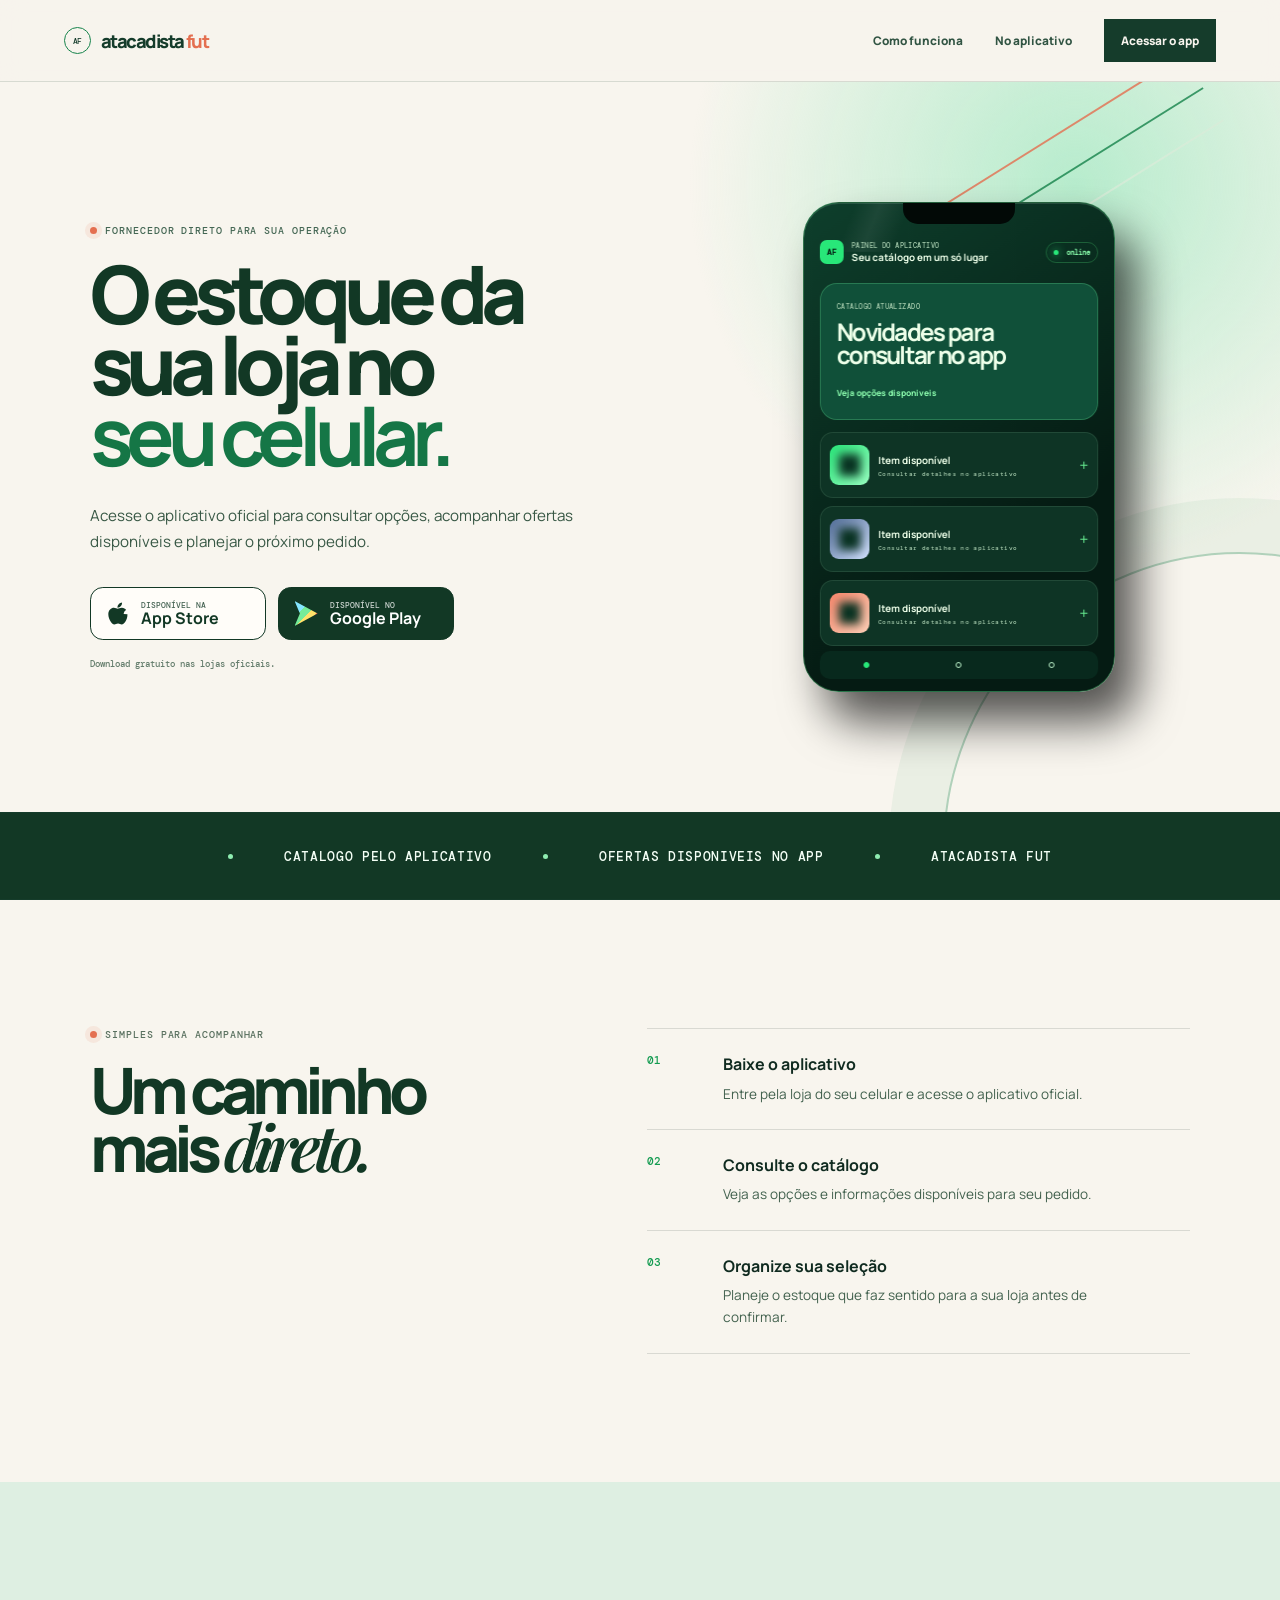
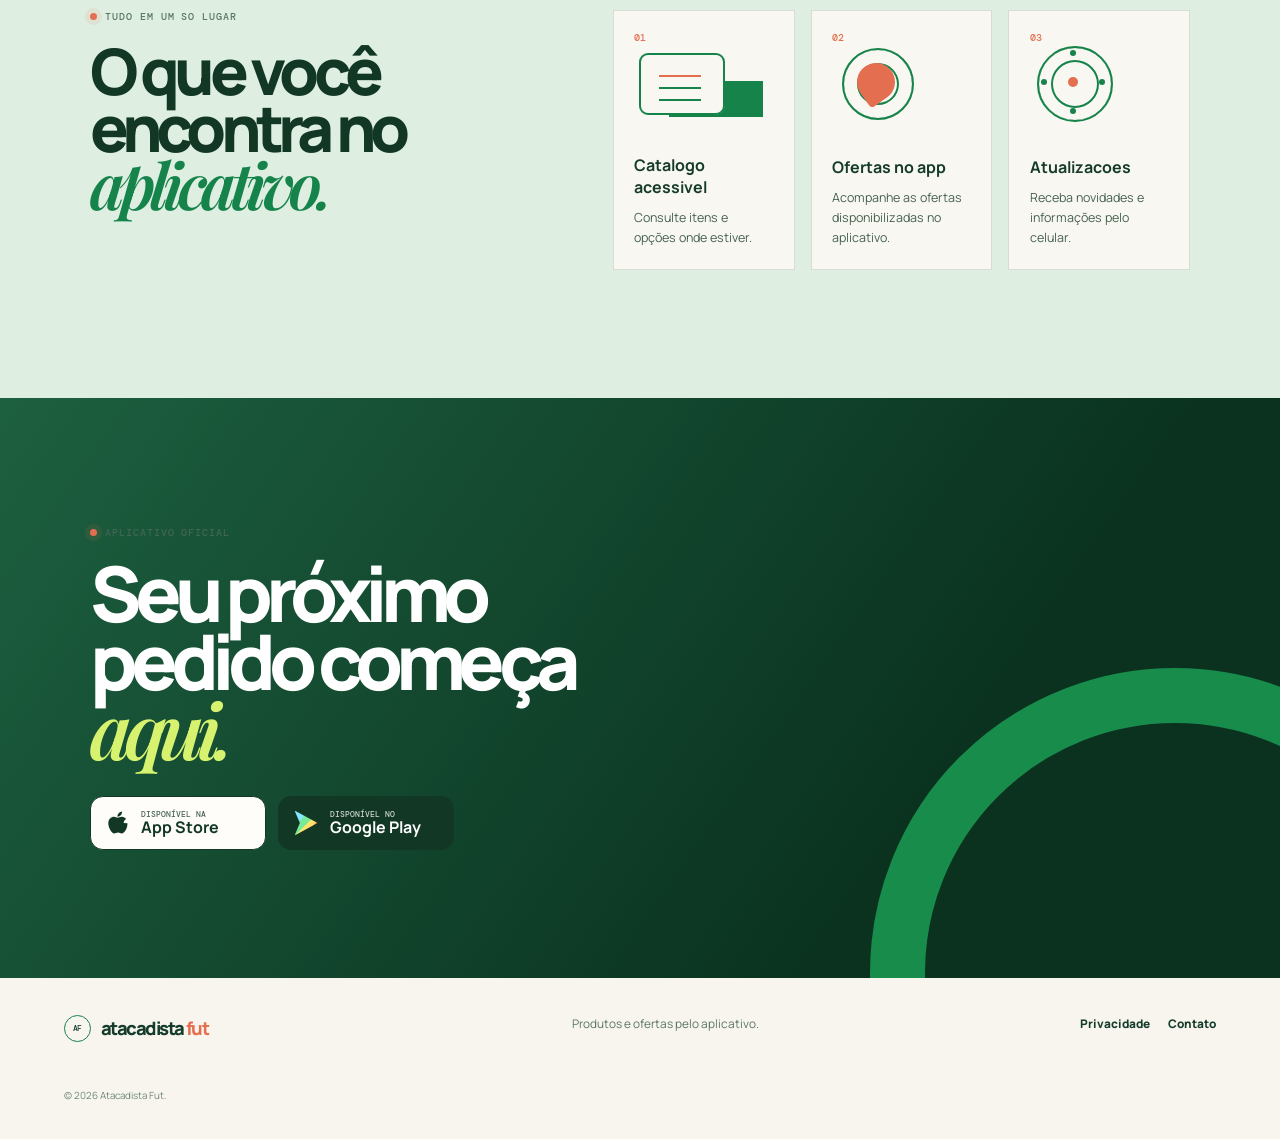
<file: index.html>
<!doctype html>
<html lang="pt-BR"><head><meta charset="UTF-8" /><meta name="viewport" content="width=device-width, initial-scale=1.0" /><meta name="description" content="Atacadista Fut: o aplicativo oficial para consultar cat&aacute;logo, ofertas e novidades." /><title>Atacadista Fut | Aplicativo oficial</title><link rel="preconnect" href="https://fonts.googleapis.com" /><link rel="preconnect" href="https://fonts.gstatic.com" crossorigin /><link href="https://fonts.googleapis.com/css2?family=DM+Mono:wght@400;500&amp;family=Manrope:wght@400;500;600;700;800&amp;family=Playfair+Display:ital,wght@0,600;0,700;1,600&amp;display=swap" rel="stylesheet" /><link rel="stylesheet" href="style.css" /><link rel="stylesheet" href="dashboard.css" /><link rel="stylesheet" href="tema-claro.css" /><link rel="stylesheet" href="polimento.css" />
    <link rel="stylesheet" href="futebol-sutil.css" /></head>
<body><a class="skip" href="#conteudo">Pular para o conte&uacute;do</a><header class="header"><a class="brand" href="#inicio"><span>AF</span>atacadista<em>fut</em></a><button class="menu" type="button" aria-expanded="false" aria-controls="nav"><i></i><i></i><b>Menu</b></button><nav id="nav"><a href="#como-funciona">Como funciona</a><a href="#recursos">No aplicativo</a><a class="header-cta" href="#download">Acessar o app</a></nav></header>
<main id="conteudo"><section class="hero" id="inicio"><div class="hero-copy"><p class="eyebrow"><i></i> fornecedor direto para sua opera&ccedil;&atilde;o</p><h1>O estoque da<br />sua loja no<br /><strong>seu celular.</strong></h1><p class="lead">Acesse o aplicativo oficial para consultar op&ccedil;&otilde;es, acompanhar ofertas dispon&iacute;veis e planejar o pr&oacute;ximo pedido.</p><div class="stores" id="download"><a class="store" href="https://apps.apple.com/br/app/atkfut/id6754094628" target="_blank" rel="noopener noreferrer"><svg class="apple-logo" viewBox="0 0 384 512" aria-hidden="true"><path fill="currentColor" d="M318.7 268.7c-.2-36.7 16.4-64.4 50-84.8-18.8-26.9-47.2-41.7-84.7-44.6-35.5-2.8-74.3 20.7-88.5 20.7-15 0-49.4-19.7-76.4-19.7C63.3 141.2 4 184.8 4 273.5c0 26.2 4.8 53.3 14.5 81.2 12.9 36.7 59.4 126.7 108 125.2 25.4-.6 43.4-18 76.5-18 32.1 0 48.7 18 77 18 49 0 91.1-86.7 103.4-123.5 8.8-26.6 12.3-53.7 12.3-80.3 0-2.2-.1-4.3-.2-6.4zM260.9 104.5c27.3-32.4 24.8-61.9 24-72.5-24.1 1.4-52 16.4-67.9 34.9-17.5 19.8-27.8 44.3-25.6 71.9 26.1 2 49.7-11.4 69.5-34.3z"/></svg><span><small>DISPON&Iacute;VEL NA</small><b>App Store</b></span></a><a class="store play" href="https://play.google.com/store/apps/details?id=com.foxappy.atkfut" target="_blank" rel="noopener noreferrer"><span class="play-icon"></span><span><small>DISPON&Iacute;VEL NO</small><b>Google Play</b></span></a></div><p class="note">Download gratuito nas lojas oficiais.</p></div><div class="hero-dashboard" aria-label="Painel conceitual do aplicativo"></div></section>
<section class="trust"><span></span><p>CATALOGO PELO APLICATIVO</p><span></span><p>OFERTAS DISPONIVEIS NO APP</p><span></span><p>ATACADISTA FUT</p></section>
<section class="steps" id="como-funciona"><div><p class="eyebrow"><i></i> simples para acompanhar</p><h2>Um caminho<br />mais <em>direto.</em></h2></div><ol><li><b>01</b><div><h3>Baixe o aplicativo</h3><p>Entre pela loja do seu celular e acesse o aplicativo oficial.</p></div></li><li><b>02</b><div><h3>Consulte o cat&aacute;logo</h3><p>Veja as op&ccedil;&otilde;es e informa&ccedil;&otilde;es dispon&iacute;veis para seu pedido.</p></div></li><li><b>03</b><div><h3>Organize sua sele&ccedil;&atilde;o</h3><p>Planeje o estoque que faz sentido para a sua loja antes de confirmar.</p></div></li></ol></section>
<section class="resources" id="recursos"><div class="resource-head"><p class="eyebrow"><i></i> tudo em um so lugar</p><h2>O que voc&ecirc;<br />encontra no<br /><em>aplicativo.</em></h2></div><div class="resource-grid"><article><b>01</b><h3>Catalogo acessivel</h3><p>Consulte itens e op&ccedil;&otilde;es onde estiver.</p></article><article><b>02</b><h3>Ofertas no app</h3><p>Acompanhe as ofertas disponibilizadas no aplicativo.</p></article><article><b>03</b><h3>Atualizacoes</h3><p>Receba novidades e informa&ccedil;&otilde;es pelo celular.</p></article></div></section>
<section class="closing"><p class="eyebrow"><i></i> aplicativo oficial</p><h2>Seu pr&oacute;ximo<br />pedido come&ccedil;a<br /><em>aqui.</em></h2><div class="stores"><a class="store" href="https://apps.apple.com/br/app/atkfut/id6754094628" target="_blank" rel="noopener noreferrer"><svg class="apple-logo" viewBox="0 0 384 512" aria-hidden="true"><path fill="currentColor" d="M318.7 268.7c-.2-36.7 16.4-64.4 50-84.8-18.8-26.9-47.2-41.7-84.7-44.6-35.5-2.8-74.3 20.7-88.5 20.7-15 0-49.4-19.7-76.4-19.7C63.3 141.2 4 184.8 4 273.5c0 26.2 4.8 53.3 14.5 81.2 12.9 36.7 59.4 126.7 108 125.2 25.4-.6 43.4-18 76.5-18 32.1 0 48.7 18 77 18 49 0 91.1-86.7 103.4-123.5 8.8-26.6 12.3-53.7 12.3-80.3 0-2.2-.1-4.3-.2-6.4zM260.9 104.5c27.3-32.4 24.8-61.9 24-72.5-24.1 1.4-52 16.4-67.9 34.9-17.5 19.8-27.8 44.3-25.6 71.9 26.1 2 49.7-11.4 69.5-34.3z"/></svg><span><small>DISPON&Iacute;VEL NA</small><b>App Store</b></span></a><a class="store play" href="https://play.google.com/store/apps/details?id=com.foxappy.atkfut" target="_blank" rel="noopener noreferrer"><span class="play-icon"></span><span><small>DISPON&Iacute;VEL NO</small><b>Google Play</b></span></a></div></section></main>
<footer><a class="brand" href="#inicio"><span>AF</span>atacadista<em>fut</em></a><p>Produtos e ofertas pelo aplicativo.</p><div><a href="politica-de-privacidade.html">Privacidade</a><a href="mailto:contato@atacadistafut.com">Contato</a></div><small>&copy; <span id="year"></span> Atacadista Fut.</small></footer><script>document.getElementById('year').textContent=new Date().getFullYear();const b=document.querySelector('.menu'),n=document.querySelector('#nav');b.addEventListener('click',()=>{const a=b.getAttribute('aria-expanded')==='true';b.setAttribute('aria-expanded',!a);n.classList.toggle('open')});</script><script src="dashboard.js"></script></body></html>
</file>
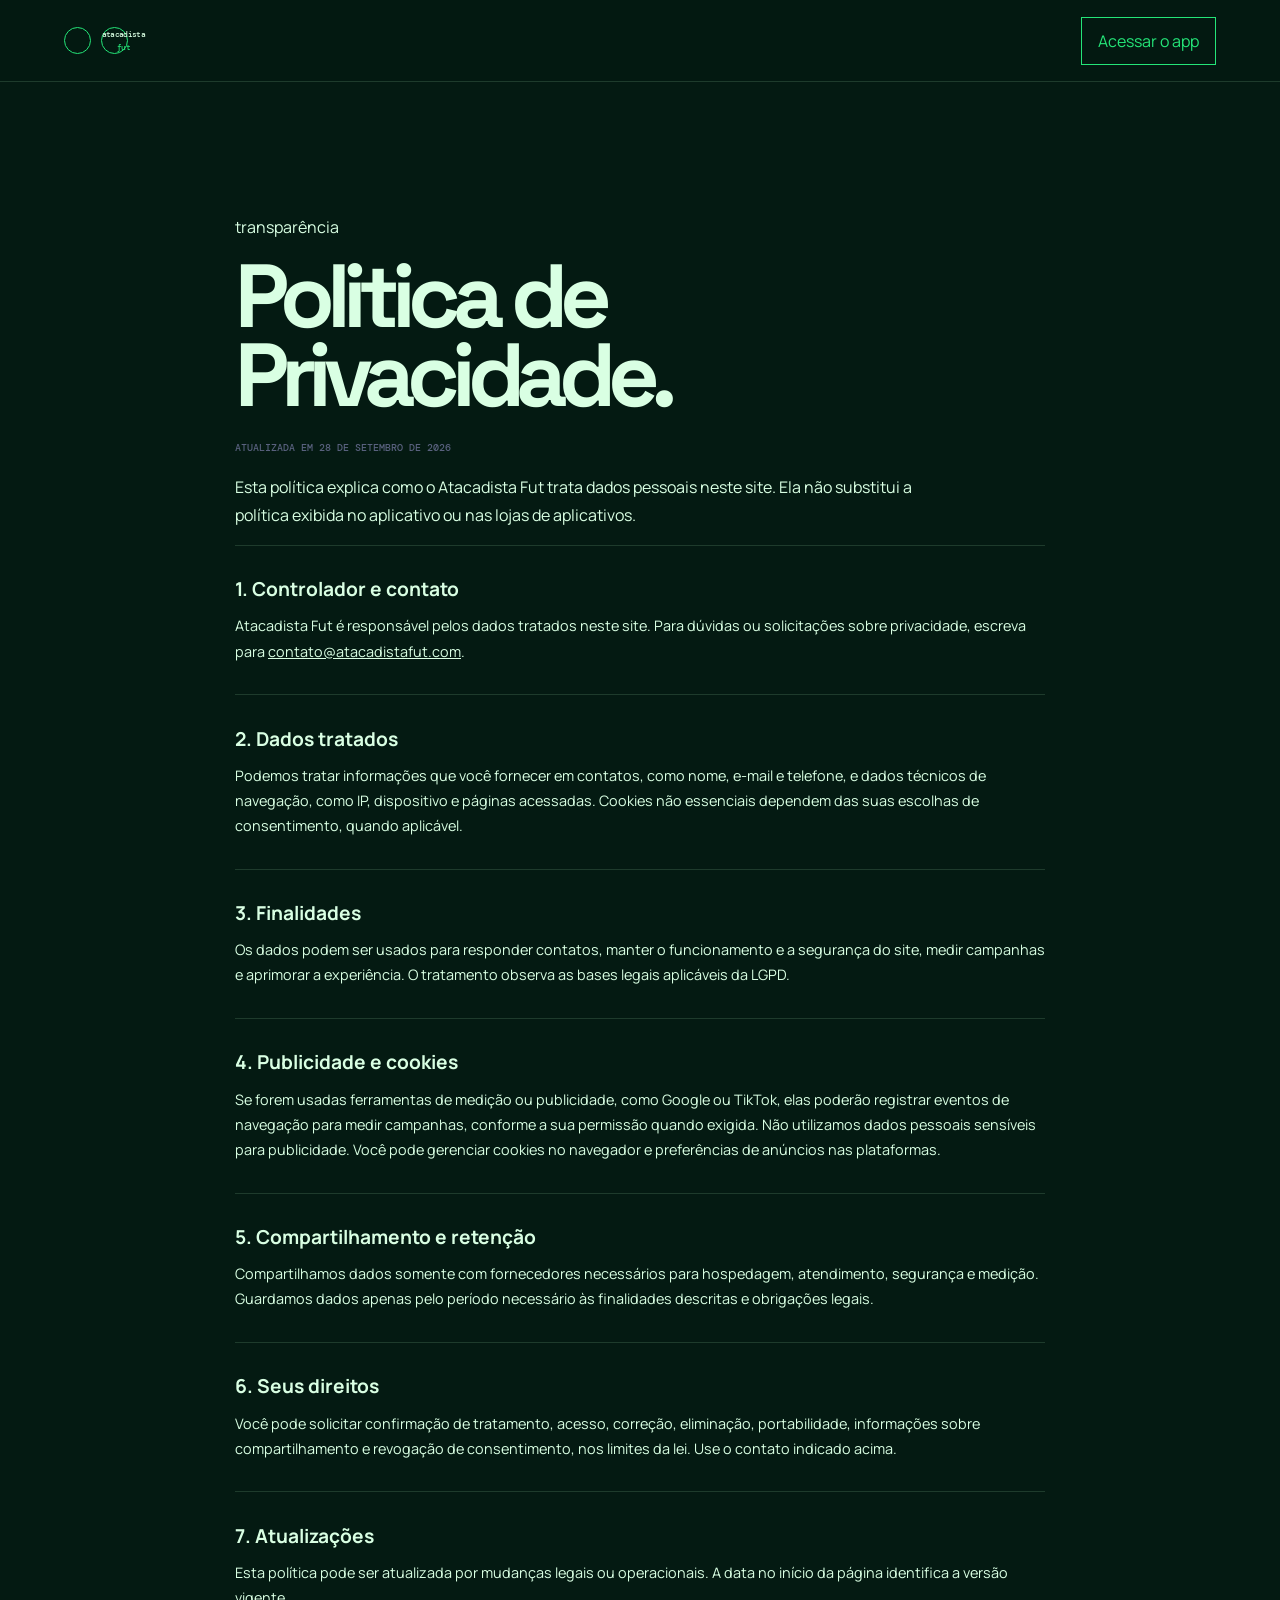
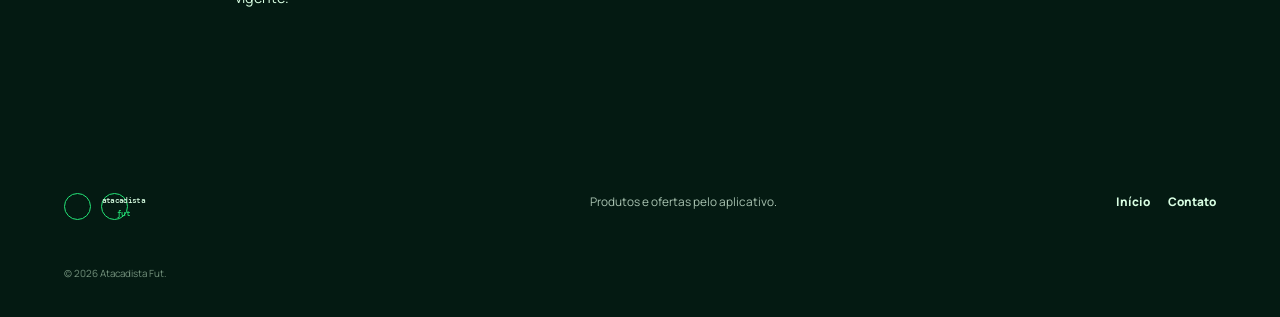
<file: politica-de-privacidade.html>
<!doctype html>
<html lang="pt-BR"><head><meta charset="UTF-8" /><meta name="viewport" content="width=device-width, initial-scale=1.0" /><meta name="description" content="Pol&iacute;tica de Privacidade do Atacadista Fut." /><title>Privacidade | Atacadista Fut</title><link rel="preconnect" href="https://fonts.googleapis.com" /><link rel="preconnect" href="https://fonts.gstatic.com" crossorigin /><link href="https://fonts.googleapis.com/css2?family=DM+Mono:wght@400;500&amp;family=Manrope:wght@400;500;600;700;800&amp;family=Space+Grotesk:wght@500;600;700&amp;display=swap" rel="stylesheet" /><link rel="stylesheet" href="style.css" /><style>.policy{max-width:850px;margin:auto;padding:clamp(4rem,9vw,8rem) 1.25rem}.policy h1{font:700 clamp(3.2rem,7vw,6.5rem) "Space Grotesk";letter-spacing:-.09em;line-height:.88;margin:0 0 1.5rem}.policy>p{max-width:680px;line-height:1.75}.policy section{border-top:1px solid var(--line);padding:1.9rem 0}.policy h2{font-size:1.2rem;margin:0 0 .7rem}.policy section p{font-size:.9rem;line-height:1.75;margin:0}.policy a{text-decoration:underline}.date{font:500 .64rem "DM Mono";text-transform:uppercase;color:#59617e}</style></head><body><header class="header"><a class="brand" href="index.html"><span class="brand-dot"></span><span>atacadista<em>fut</em></span></a><a class="header-cta" href="index.html#download">Acessar o app</a></header><main class="policy"><p class="kicker"><span></span> transpar&ecirc;ncia</p><h1>Politica de<br /><strong>Privacidade.</strong></h1><p class="date">Atualizada em 28 de setembro de 2026</p><p>Esta pol&iacute;tica explica como o Atacadista Fut trata dados pessoais neste site. Ela n&atilde;o substitui a pol&iacute;tica exibida no aplicativo ou nas lojas de aplicativos.</p><section><h2>1. Controlador e contato</h2><p>Atacadista Fut &eacute; respons&aacute;vel pelos dados tratados neste site. Para d&uacute;vidas ou solicita&ccedil;&otilde;es sobre privacidade, escreva para <a href="mailto:contato@atacadistafut.com">contato@atacadistafut.com</a>.</p></section><section><h2>2. Dados tratados</h2><p>Podemos tratar informa&ccedil;&otilde;es que voc&ecirc; fornecer em contatos, como nome, e-mail e telefone, e dados t&eacute;cnicos de navega&ccedil;&atilde;o, como IP, dispositivo e p&aacute;ginas acessadas. Cookies n&atilde;o essenciais dependem das suas escolhas de consentimento, quando aplic&aacute;vel.</p></section><section><h2>3. Finalidades</h2><p>Os dados podem ser usados para responder contatos, manter o funcionamento e a seguran&ccedil;a do site, medir campanhas e aprimorar a experi&ecirc;ncia. O tratamento observa as bases legais aplic&aacute;veis da LGPD.</p></section><section><h2>4. Publicidade e cookies</h2><p>Se forem usadas ferramentas de medi&ccedil;&atilde;o ou publicidade, como Google ou TikTok, elas poder&atilde;o registrar eventos de navega&ccedil;&atilde;o para medir campanhas, conforme a sua permiss&atilde;o quando exigida. N&atilde;o utilizamos dados pessoais sens&iacute;veis para publicidade. Voc&ecirc; pode gerenciar cookies no navegador e prefer&ecirc;ncias de an&uacute;ncios nas plataformas.</p></section><section><h2>5. Compartilhamento e reten&ccedil;&atilde;o</h2><p>Compartilhamos dados somente com fornecedores necess&aacute;rios para hospedagem, atendimento, seguran&ccedil;a e medi&ccedil;&atilde;o. Guardamos dados apenas pelo per&iacute;odo necess&aacute;rio &agrave;s finalidades descritas e obriga&ccedil;&otilde;es legais.</p></section><section><h2>6. Seus direitos</h2><p>Voc&ecirc; pode solicitar confirma&ccedil;&atilde;o de tratamento, acesso, corre&ccedil;&atilde;o, elimina&ccedil;&atilde;o, portabilidade, informa&ccedil;&otilde;es sobre compartilhamento e revoga&ccedil;&atilde;o de consentimento, nos limites da lei. Use o contato indicado acima.</p></section><section><h2>7. Atualiza&ccedil;&otilde;es</h2><p>Esta pol&iacute;tica pode ser atualizada por mudan&ccedil;as legais ou operacionais. A data no in&iacute;cio da p&aacute;gina identifica a vers&atilde;o vigente.</p></section></main><footer><a class="brand" href="index.html"><span class="brand-dot"></span><span>atacadista<em>fut</em></span></a><p>Produtos e ofertas pelo aplicativo.</p><div><a href="index.html">In&iacute;cio</a><a href="mailto:contato@atacadistafut.com">Contato</a></div><small>&copy; 2026 Atacadista Fut.</small></footer></body></html>
</file>
<file: style.css>
:root{--bg:#041a12;--panel:#092e20;--green:#24e578;--mint:#d9ffe3;--cream:#f4f1e9;--line:#baffca25}*{box-sizing:border-box}html{scroll-behavior:smooth}body{margin:0;background:var(--bg);color:var(--mint);font-family:Manrope,Arial,sans-serif}a{color:inherit;text-decoration:none}.skip{position:fixed;left:1rem;top:-4rem;background:var(--green);color:#062416;padding:.7rem;z-index:99}.skip:focus{top:1rem}.header{height:82px;padding:0 clamp(1.25rem,5vw,5.5rem);display:flex;align-items:center;justify-content:space-between;border-bottom:1px solid var(--line);background:#041a12e8;backdrop-filter:blur(12px);position:sticky;top:0;z-index:20}.brand{display:flex;align-items:center;gap:.12rem;font-weight:800;font-size:1.15rem;letter-spacing:-.08em}.brand>span{display:grid;place-items:center;width:27px;height:27px;border:1px solid var(--green);border-radius:50%;font:500 .5rem "DM Mono";letter-spacing:-.08em;margin-right:.48rem}.brand em{font-style:normal;color:var(--green)}.header nav{display:flex;align-items:center;gap:2rem;font-size:.74rem;font-weight:800}.header nav>a:not(.header-cta){color:#b8d7c1}.header-cta{padding:.75rem 1rem;border:1px solid var(--green);color:var(--green)}.menu{display:none}.hero{min-height:660px;display:grid;grid-template-columns:1.12fr .88fr;gap:3rem;padding:clamp(4.5rem,9vw,8rem) clamp(1.25rem,7vw,8rem);position:relative;overflow:hidden;background:radial-gradient(circle at 90% 20%,#0b543324,transparent 31%)}.hero-copy{align-self:center;position:relative;z-index:2}.eyebrow{font:500 .63rem "DM Mono";letter-spacing:.09em;text-transform:uppercase;color:#abcfb5;margin:0 0 1.3rem;display:flex;align-items:center;gap:.55rem}.eyebrow i{width:7px;height:7px;border-radius:50%;background:var(--green);box-shadow:0 0 0 5px #24e57817}.hero h1,.steps h2,.resources h2,.closing h2{font-size:clamp(3.5rem,6.3vw,6.7rem);line-height:.88;letter-spacing:-.09em;margin:0;font-weight:800}.hero h1 strong{color:var(--green)}.lead{max-width:490px;color:#b7d0bd;line-height:1.7;font-size:.95rem;margin:2rem 0}.stores{display:flex;gap:.8rem;flex-wrap:wrap}.store{min-width:176px;display:flex;align-items:center;gap:.75rem;padding:.75rem .95rem;border:1px solid #b9d8c066;border-radius:.8rem;transition:transform .2s,border-color .2s,background .2s}.store:hover{transform:translateY(-4px);border-color:var(--green);background:#0c3929}.store small{font:500 .5rem "DM Mono";display:block}.store b{font-size:1rem;line-height:1.1;display:block}.apple{width:23px;height:25px;display:block;position:relative}.apple:before{content:"";position:absolute;width:22px;height:20px;top:5px;background:currentColor;border-radius:45%;clip-path:polygon(50% 0,77% 10%,91% 38%,84% 73%,67% 100%,33% 100%,16% 73%,9% 38%,23% 10%)}.apple:after{content:"";position:absolute;left:15px;top:0;width:9px;height:8px;background:currentColor;border-radius:100% 0;transform:rotate(-35deg)}.play{border-color:var(--green);color:#efffec}.play-icon{width:23px;height:25px;display:block;background:linear-gradient(135deg,#84e6ff 0 32%,#75eb99 32% 53%,#ffe269 53% 70%,#ff795d 70%);clip-path:polygon(0 0,100% 50%,0 100%,23% 50%)}.note{font:500 .59rem "DM Mono";color:#83aa8d;margin:1.1rem 0 0}.hero-dashboard{position:relative;min-height:500px;z-index:2}.trust{min-height:88px;border-top:1px solid var(--line);border-bottom:1px solid var(--line);display:flex;justify-content:center;align-items:center;gap:clamp(1rem,4vw,4rem);padding:1rem 1.25rem;overflow:hidden;white-space:nowrap;font:500 clamp(.68rem,1vw,.82rem) "DM Mono";letter-spacing:.05em;color:#cae8d1}.trust span{width:5px;height:5px;border-radius:50%;background:var(--green);flex:none}.steps{padding:clamp(5rem,10vw,9rem) clamp(1.25rem,7vw,8rem);display:grid;grid-template-columns:.9fr 1.1fr;gap:7rem;background:var(--cream);color:#102b20}.steps .eyebrow{color:#59705f}.steps h2,.resources h2{font-size:clamp(3rem,5vw,5.4rem)}.steps h2 em,.resources h2 em,.closing h2 em{font-family:"Playfair Display";font-weight:600}.steps ol{list-style:none;padding:0;margin:0;border-top:1px solid #102b2022}.steps li{display:grid;grid-template-columns:60px 1fr;gap:1rem;padding:1.5rem 0;border-bottom:1px solid #102b2022}.steps li>b{font:500 .7rem "DM Mono";color:#139b50}.steps h3{font-size:1rem;margin:0 0 .45rem}.steps li p{margin:0;max-width:390px;font-size:.85rem;line-height:1.65;color:#53675b}.resources{padding:clamp(5rem,10vw,9rem) clamp(1.25rem,7vw,8rem);display:grid;grid-template-columns:.85fr 1.15fr;gap:6rem}.resources h2 em{color:var(--green)}.resource-grid{display:grid;grid-template-columns:repeat(3,1fr);gap:1rem;align-items:end}.resource-grid article{min-height:260px;padding:1.3rem;border:1px solid var(--line);display:flex;flex-direction:column;justify-content:flex-end;transition:background .25s,transform .25s}.resource-grid article:hover{background:#0e3e2b;transform:translateY(-8px)}.resource-grid article>b{font:500 .62rem "DM Mono";color:var(--green);margin-bottom:auto}.resource-grid h3{font-size:1rem;margin:0 0 .65rem}.resource-grid p{font-size:.78rem;line-height:1.6;color:#b8d1bf;margin:0}.closing{min-height:570px;padding:clamp(5rem,10vw,9rem) clamp(1.25rem,7vw,8rem);background:linear-gradient(130deg,#0c3929,#041a12 72%);position:relative;overflow:hidden}.closing:after{content:"";position:absolute;width:500px;aspect-ratio:1;right:-200px;bottom:-300px;border:55px solid var(--green);border-radius:50%;opacity:.5}.closing>*{position:relative;z-index:1}.closing h2{font-size:clamp(3.4rem,6vw,6.3rem);margin-bottom:2rem}.closing h2 em{color:var(--green)}footer{padding:2.3rem clamp(1.25rem,5vw,5.5rem);display:grid;grid-template-columns:1fr 1fr auto;gap:1.5rem;font-size:.74rem}footer p{margin:0;color:#aac4b2}footer>div{display:flex;gap:1.1rem;font-weight:800}footer small{grid-column:1/-1;color:#73917c;margin-top:1.4rem}@media(max-width:820px){.header{height:72px}.menu{display:flex;gap:3px;align-items:center;border:0;background:transparent;color:var(--mint);font:700 .64rem Manrope;text-transform:uppercase}.menu i{width:3px;height:3px;background:var(--mint);border-radius:50%}.menu b{margin-left:.4rem}.header nav{display:none;position:absolute;top:71px;left:0;right:0;background:var(--bg);padding:1.3rem;box-shadow:0 12px 20px #0005;flex-direction:column;align-items:flex-start}.header nav.open{display:flex}.hero,.steps,.resources{grid-template-columns:1fr;gap:3rem}.hero{padding:4.8rem 1.25rem 2rem}.hero-dashboard{min-height:510px}.trust{justify-content:flex-start}.trust p:last-child,.trust span:last-of-type{display:none}.steps,.resources{padding:4.8rem 1.25rem}.resource-grid{grid-template-columns:1fr}.resource-grid article{min-height:155px}.closing{padding:4.8rem 1.25rem}footer{grid-template-columns:1fr 1fr}footer p{display:none}footer>div{justify-self:end}}@media(max-width:450px){.hero h1{font-size:3.35rem}.store{min-width:154px}.store b{font-size:.88rem}.hero-dashboard{min-height:470px}}
</file>
<file: dashboard.css>
.catalog-dashboard{width:315px;min-height:490px;position:absolute;left:50%;top:1%;transform:translateX(-50%) rotateY(-8deg);padding:37px 16px 13px;border:1px solid #62e88955;border-radius:36px;background:linear-gradient(145deg,#0e3f2c,#051b13 70%);color:#edffe9;box-shadow:22px 30px 45px #000a,inset 0 1px #dbffe822;overflow:hidden;animation:float 7s ease-in-out infinite}.catalog-dashboard:before{content:"";position:absolute;inset:0;background:linear-gradient(112deg,transparent 45%,#fff1 50%,transparent 56%);transform:translateY(-90%);animation:shine 6s ease-in-out infinite}.dash-notch{position:absolute;width:36%;height:21px;top:0;left:32%;background:#020906;border-radius:0 0 15px 15px}.dash-head{position:relative;display:flex;align-items:center;gap:8px}.dash-logo{width:24px;height:24px;border-radius:7px;display:grid;place-items:center;background:#28e779;color:#062416;font:700 .5rem "DM Mono"}.dash-head div{min-width:0}.dash-head small,.dash-highlight small,.dash-row small{font:500 .44rem "DM Mono";letter-spacing:.06em;display:block;color:#a9cfb0}.dash-head b{display:block;font-size:.62rem;white-space:nowrap}.dash-live{margin-left:auto;border:1px solid #52e87b44;border-radius:20px;padding:5px 7px;color:#83f5a6;font:700 .43rem "DM Mono";white-space:nowrap}.dash-live i{display:inline-block;width:5px;height:5px;border-radius:50%;background:#28e779;margin-right:4px;box-shadow:0 0 8px #28e779}.dash-highlight{position:relative;margin-top:19px;padding:18px 16px;border:1px solid #6ae99544;border-radius:17px;background:#105039}.dash-highlight strong{display:block;margin:9px 0 13px;font:700 1.52rem/.95 Manrope;letter-spacing:-.07em}.dash-highlight span{font-size:.53rem;font-weight:800;color:#86f4a9}.dash-list{position:relative;margin-top:12px;display:grid;gap:8px}.dash-row{height:66px;padding:9px;display:flex;align-items:center;gap:9px;border:1px solid #bff7cb1c;border-radius:13px;background:#0e3425}.dash-thumb{width:40px;height:40px;flex:none;border-radius:9px;background:linear-gradient(135deg,#28e779,#9affc2);position:relative;overflow:hidden}.dash-thumb:after{content:"";position:absolute;inset:9px;border-radius:3px;background:#083121;filter:blur(5px)}.blur-two{background:linear-gradient(135deg,#526d98,#d3e2ff)}.blur-three{background:linear-gradient(135deg,#f8876c,#ffd0b8)}.dash-row b{font-size:.62rem;display:block}.dash-row small{font-size:.4rem;margin-top:3px}.dash-row em{margin-left:auto;color:#67ec91;font-size:1rem;font-style:normal}.dash-tabs{position:absolute;left:16px;right:16px;bottom:12px;height:28px;border-radius:10px;background:#08291d;display:flex;align-items:center;justify-content:space-around}.dash-tabs span{width:6px;height:6px;border:1px solid #b8edc6;border-radius:50%}.dash-tabs span:first-child{background:#28e779;border-color:#28e779}@keyframes float{50%{translate:0 -13px;rotate:2deg}}@keyframes shine{50%{transform:translateY(900%)}}@media(max-width:820px){.catalog-dashboard{top:0}}@media(max-width:450px){.catalog-dashboard{width:275px;min-height:450px;padding:34px 14px 12px}.dash-highlight strong{font-size:1.32rem}.dash-row{height:61px}}
</file>
<file: tema-claro.css>
:root{--bg:#f7f4ed;--panel:#eff6ed;--mint:#153c2b;--cream:#f7f4ed;--line:#153c2b24}.header{background:#f7f4edeb;color:#153c2b}.brand>span{border-color:#16834b;color:#153c2b}.brand em{color:#e46f50}.header nav>a:not(.header-cta){color:#315443}.header-cta{background:#153c2b;border-color:#153c2b;color:#f7f4ed}.hero{background:radial-gradient(circle at 88% 14%,#b9edcf 0,transparent 28%),#f7f4ed;color:#153c2b}.eyebrow{color:#597667}.eyebrow i{background:#e46f50;box-shadow:0 0 0 5px #e46f501b}.hero h1 strong{color:#16834b}.lead{color:#4c6858}.store{border-color:#153c2b66;background:#fffdf9}.store:hover{background:#e6f3e9;border-color:#16834b;box-shadow:7px 7px 0 #b8eccc}.store.play{background:#153c2b;color:#fff}.note{color:#647d6c}.trust{background:#153c2b;color:#e5f6e9;border-color:#153c2b}.trust span{background:#8fedb1}.resources{background:#e6f3e9;color:#153c2b}.resources h2 em{color:#16834b}.resources .eyebrow{color:#587565}.resource-grid article{border-color:#153c2b22;background:#f7f4ed}.resource-grid article:hover{background:#fff;color:#153c2b;box-shadow:8px 8px 0 #b8eccc}.resource-grid article>b{color:#e46f50}.resource-grid p{color:#587061}.closing{background:linear-gradient(130deg,#1c5b3c,#0b2c1e)}footer{background:#f7f4ed;color:#153c2b}footer p{color:#5a7464}footer small{color:#718a79}@media(max-width:820px){.header nav{background:#f7f4ed}.menu{color:#153c2b}.menu i{background:#153c2b}}
</file>
<file: polimento.css>
/* Ajustes de contraste e acabamento visual. */
.hero { background: radial-gradient(circle at 84% 14%, #b7eccd 0, transparent 31%), #f8f5ee; }
.hero h1, .steps h2, .resources h2 { color: #123825; }
.lead { color: #385845; }
.eyebrow { color: #436653; }
.store { color: #123825; border-color: #123825; background: #fffdf9; }
.store.play { background: #123825; color: #ffffff; border-color: #123825; }
.store small { color: inherit; opacity: .78; }
.store:hover { color: #123825; background: #dff3e5; border-color: #157646; box-shadow: 6px 6px 0 #8ed7a9; }
.store.play:hover { color: #ffffff; background: #0a4f2e; }
.store-os { width: 25px; height: 25px; display: grid; place-items: center; flex: none; border: 1px solid currentColor; border-radius: 7px; font: 700 .49rem "DM Mono", monospace; letter-spacing: -.05em; }
.trust { background: #123825; color: #f4fff6; }
.steps { background: #f8f5ee; }
.steps li p { color: #42614e; }
.resources { background: #deefe2; }
.resource-grid article { background: #f9f7f1; border-color: #12382524; }
.resource-grid article:hover { background: #ffffff; color: #123825; box-shadow: 7px 7px 0 #9edbb1; }
.resource-grid p { color: #466250; }
.closing { background: linear-gradient(125deg, #1a5939, #0a321f 72%); }
footer { background: #f8f5ee; }
footer a:hover { color: #157646; }
@media (max-width: 820px) { .header nav { background: #f8f5ee; } }

/* Ilustracoes abstratas para os cards de recurso, sem uso de fotos. */
.resource-grid article { position: relative; overflow: hidden; }
.resource-grid article > * { position: relative; z-index: 1; }
.resource-grid article::before,
.resource-grid article::after { content: ""; position: absolute; pointer-events: none; }
.resource-grid article:nth-child(1)::before { width: 82px; height: 58px; top: 42px; left: 25px; border: 2px solid #16834b; border-radius: 9px; box-shadow: 17px 15px 0 -13px #16834b, 34px 15px 0 -13px #16834b, 51px 15px 0 -13px #16834b; }
.resource-grid article:nth-child(1)::after { width: 42px; height: 2px; left: 45px; top: 64px; background: #e46f50; box-shadow: 0 12px 0 #16834b, 0 24px 0 #16834b; }
.resource-grid article:nth-child(2)::before { width: 68px; height: 68px; top: 37px; left: 30px; border: 2px solid #16834b; border-radius: 50%; box-shadow: inset 0 0 0 13px #f9f7f1, inset 0 0 0 15px #16834b; }
.resource-grid article:nth-child(2)::after { width: 38px; height: 38px; top: 52px; left: 45px; background: #e46f50; border-radius: 50% 50% 50% 4px; transform: rotate(-35deg); }
.resource-grid article:nth-child(3)::before { width: 72px; height: 72px; top: 35px; left: 28px; border: 2px solid #16834b; border-radius: 50%; box-shadow: inset 0 0 0 12px #f9f7f1, inset 0 0 0 14px #16834b; }
.resource-grid article:nth-child(3)::after { width: 10px; height: 10px; top: 66px; left: 59px; background: #e46f50; border-radius: 50%; box-shadow: 0 -29px 0 -2px #16834b, 0 29px 0 -2px #16834b, 29px 0 0 -2px #16834b, -29px 0 0 -2px #16834b; }
.resource-grid article:hover::before { border-color: #0a6036; }

.apple-logo{width:23px;height:25px;display:block;flex:0 0 23px}
</file>
<file: futebol-sutil.css>
/* Geometria esportiva abstrata: linhas, arcos e ritmo visual. */
.hero { isolation: isolate; }
.hero::before { content: ""; position: absolute; width: 46vw; height: 46vw; min-width: 390px; min-height: 390px; right: -20vw; bottom: -26vw; border: 2px solid rgba(22, 131, 75, .32); border-radius: 50%; box-shadow: 0 0 0 54px rgba(22, 131, 75, .06); pointer-events: none; z-index: 0; }
.hero::after { content: ""; position: absolute; right: 5%; top: 12%; width: 34%; height: 2px; background: #e46f50; transform: rotate(-32deg); box-shadow: 0 38px 0 #16834b, 0 76px 0 #d9ecd9; opacity: .8; pointer-events: none; z-index: 0; }
.hero-copy, .hero-dashboard { z-index: 2; }
.hero h1 { color: #123825 !important; }
.hero h1 strong { color: #157646 !important; }
.closing { background: linear-gradient(125deg, #1d6040, #0a321f 72%); }
.closing h2 { color: #ffffff; }
.closing h2 em { color: #d6f26e; }
@media (max-width: 820px) { .hero::after { width: 48%; right: -6%; } }
</file>
